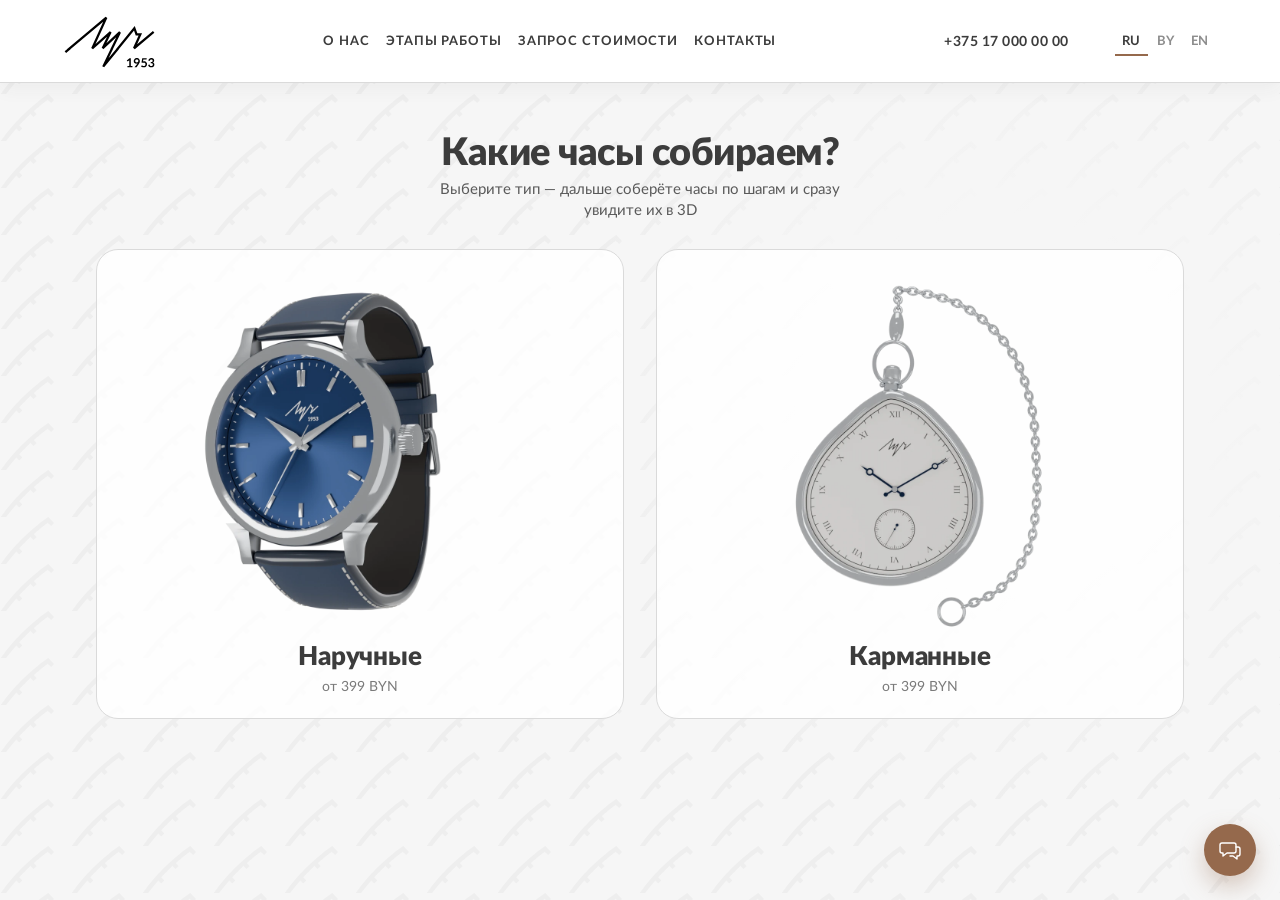
<file: konstruktor/index.html>
﻿<!doctype html>
<html lang="ru">
<head>
  <meta charset="utf-8" />
  <meta name="viewport" content="width=device-width, initial-scale=1, viewport-fit=cover" />
  <title>Конструктор часов «Луч»</title>
  <meta name="description" content="Соберите свои часы «Луч»: индикация, корпус, циферблат, ремешок, «Луч Pay» и гравировка — и сразу увидьте их в 3D." />
  <meta name="theme-color" content="#F6F6F6" />
  <!-- экран выбора «Наручные / Карманные» без мигания конструктора: то же условие, что needsChooser() в src/chooser.js -->
  <script>if (!new URLSearchParams(location.hash.slice(1)).has('indication')) document.documentElement.classList.add('choosing');</script>
  <script type="module" crossorigin src="./assets/main-BlZ4WI8t.js"></script>
  <link rel="modulepreload" crossorigin href="./assets/options-BJAj_i4-.js">
  <link rel="stylesheet" crossorigin href="./assets/options-CIHbVmzf.css">
</head>
<body>
  <div class="bg" aria-hidden="true"></div>

  <header class="top">
    <a class="logo" href="#" aria-label="Луч 1953">
      <img src="./brand/logo-mark-1953.svg" alt="Луч 1953" width="92" height="56" />
    </a>
    <nav class="nav">
      <a href="#" data-i18n="nav.about">О нас</a><a href="#" data-i18n="nav.steps">Этапы работы</a><a href="#" data-i18n="nav.quote">Запрос стоимости</a><a href="#" data-i18n="nav.contacts">Контакты</a>
    </nav>
    <div class="top-right">
      <a class="phone" href="#">+375 17 000 00 00</a>
      <div class="langs" role="group" aria-label="Язык / Language">
        <button class="lang" type="button" data-lang="ru">RU</button><button class="lang" type="button" data-lang="be">BY</button><button class="lang" type="button" data-lang="en">EN</button>
      </div>
    </div>
  </header>

  <section class="chooser" hidden aria-labelledby="chooser-title">
    <h1 id="chooser-title" data-i18n="choose.title">Какие часы собираем?</h1>
    <p class="lead" data-i18n="choose.lead">Выберите тип — дальше соберёте часы по шагам и сразу увидите их в 3D</p>
    <div class="chooser-cards">
      <button class="chooser-card" type="button" data-type="wrist">
        <span class="chooser-img"><img src="./thumbs/chooser-wrist.webp" alt="" width="640" height="480" /></span>
        <b data-i18n="choose.wrist">Наручные</b><small class="chooser-from" data-from="wrist"></small>
      </button>
      <button class="chooser-card" type="button" data-type="pocket">
        <span class="chooser-img"><img src="./thumbs/chooser-pocket.webp" alt="" width="640" height="480" /></span>
        <b data-i18n="choose.pocket">Карманные</b><small class="chooser-from" data-from="pocket"></small>
      </button>
    </div>
  </section>

  <main class="layout">
    <section class="left">
      <div class="intro">
        <a class="back-type" href="./index.html" data-i18n="back.type">← Тип часов</a>
        <h1 data-i18n="h1">Конструктор часов</h1>
        <p class="lead" data-i18n="lead">Создайте уникальные часы «Луч» — от&nbsp;дизайна до&nbsp;мельчайших деталей</p>
        <ul class="perks">
          <li><svg viewBox="0 0 24 24"><path d="M12 3l7 3v5c0 4.5-3 8.3-7 10-4-1.7-7-5.5-7-10V6l7-3z"/><path d="M8.5 12l2.5 2.5 4.5-5"/></svg><span data-i18n="perk.quality">Качество<br />с 1953 года</span></li>
          <li><svg viewBox="0 0 24 24"><path d="M3 21V10l5 3V10l5 3V6l3-3h2l1 3v15z"/><path d="M3 21h18M7 17h2M11 17h2M15 17h2"/></svg><span data-i18n="perk.factory">Собственное<br />производство</span></li>
          <li><svg viewBox="0 0 24 24"><path d="M6 4h12l3 5-9 11L3 9z"/><path d="M3 9h18M9 4l3 16M15 4l-3 16M9 4L7.5 9M15 4l1.5 5"/></svg><span data-i18n="perk.design">Индивидуальный<br />дизайн</span></li>
        </ul>
      </div>

      <div class="builder">
        <ol class="steps" role="tablist">
          <li><button data-step="1" role="tab"><b>1</b><span><span data-i18n="step.1">Индикация</span><small data-i18n="step.1s">Механизм и стрелки</small></span></button></li>
          <li><button data-step="2" role="tab"><b>2</b><span><span data-i18n="step.2">Корпус</span><small data-i18n="step.2s">Сталь или медь</small></span></button></li>
          <li><button data-step="3" role="tab"><b>3</b><span><span data-i18n="step.3">Циферблат</span><small data-i18n="step.3s">Цвет и отделка</small></span></button></li>
          <li><button data-step="4" role="tab"><b>4</b><span><span data-i18n="step.4">Ремешок</span><small data-i18n="step.4s">Материал и цвет</small></span></button></li>
          <li><button data-step="5" role="tab"><b>5</b><span><span data-i18n="step.5">Луч Pay</span><small data-i18n="step.5s">Оплата, метро, пропуск</small></span></button></li>
          <li><button data-step="6" role="tab"><b>6</b><span><span data-i18n="step.6">Гравировка</span><small data-i18n="step.6s">Надпись на крышке</small></span></button></li>
          <li><button data-step="7" role="tab"><b>7</b><span><span data-i18n="step.7">Итог</span><small data-i18n="step.7s">Проверьте и закажите</small></span></button></li>
        </ol>

        <div class="panels">
          <section class="panel" data-step="1">
            <h3><span data-i18n="h.indication">Индикация</span> <button class="info" type="button" data-i18n-tip="info.indication" aria-label="i">i</button></h3>
            <div class="cards" data-group="indication"></div>
          </section>
          <section class="panel" data-step="2">
            <h3><span data-i18n="h.case">Корпус</span> <button class="info" type="button" data-i18n-tip="info.case" aria-label="i">i</button></h3>
            <div class="cards" data-group="case"></div>
          </section>
          <section class="panel" data-step="3">
            <h3><span data-i18n="h.dial">Циферблат</span> <button class="info" type="button" data-i18n-tip="info.dial" aria-label="i">i</button></h3>
            <div class="cards" data-group="dial"></div>
          </section>
          <section class="panel" data-step="4">
            <h3><span data-i18n="h.strap">Ремешок</span> <button class="info" type="button" data-i18n-tip="info.strap" aria-label="i">i</button></h3>
            <div class="cards" data-group="strap"></div>
          </section>
          <section class="panel pay" data-step="5">
            <h3><span data-i18n="h.pay">Луч Pay</span> <button class="info" type="button" data-i18n-tip="info.pay" aria-label="i">i</button></h3>
            <div class="cards cards-wide" data-group="pay">
              <button class="card" type="button" data-id="off" aria-pressed="true"><span class="thumb"><img src="./thumbs/pay-off.webp" alt="" /></span><span data-i18n="pay.off">Без чипа</span><small>0 BYN</small></button>
              <button class="card" type="button" data-id="on" aria-pressed="false"><span class="thumb"><img src="./thumbs/pay-on.webp" alt="" /></span><span data-i18n="pay.on">Луч Pay</span><small>+69 BYN</small></button>
            </div>
            <p class="pay-lead" data-i18n="pay.lead">Часы остаются классикой, а в ремешке спрятан кармашек с двумя чипами.</p>
            <ul class="pay-features">
              <li><svg viewBox="0 0 24 24"><rect x="3" y="6" width="18" height="12" rx="2"/><path d="M3 10h18"/><path d="M14 14.5a2.5 2.5 0 015 0M15.5 14.5a1 1 0 012 0" stroke="var(--copper)"/></svg><span data-i18n="pay.f.pay">Оплата — мини-карта банка-партнёра</span></li>
              <li><svg viewBox="0 0 24 24"><path d="M4 19l3.5-12h1L12 15l3.5-8h1L20 19"/><path d="M3 19h18" stroke="var(--copper)"/></svg><span data-i18n="pay.f.metro">Метро — той же картой</span></li>
              <li><svg viewBox="0 0 24 24"><rect x="5" y="3" width="14" height="18" rx="2"/><circle cx="12" cy="10" r="2.5"/><path d="M8.5 16.5c.8-1.6 2-2.4 3.5-2.4s2.7.8 3.5 2.4"/><path d="M10 6h4" stroke="var(--copper)"/></svg><span data-i18n="pay.f.pass">Пропуск в университет или офис — второй чип</span></li>
            </ul>
            <div class="pay-note" hidden>
              <span data-i18n="pay.note">Металл глушит чип: для «Луч Pay» нужен кожаный, текстильный или NATO ремешок.</span>
              <button class="pay-goto-strap" type="button" data-i18n="pay.goto">Выбрать ремешок</button>
            </div>
          </section>
          <section class="panel engr" data-step="6">
            <h3><span data-i18n="h.engraving">Гравировка</span> <button class="info" type="button" data-i18n-tip="info.engraving" aria-label="i">i</button></h3>
            <label class="engr-field">
              <input id="engraving" type="text" maxlength="24" autocomplete="off" data-i18n-placeholder="engr.placeholder" placeholder="Например: Дзякуй, тата!" />
              <span class="engr-price">+40 BYN</span>
            </label>
            <button class="show-back" type="button" data-i18n="engr.back">Показать крышку</button>
            <div class="engr-note pay-note" hidden>
              <span data-i18n="engr.note">NATO проходит под корпусом и закрывает заднюю крышку — гравировку не будет видно.</span>
              <button class="engr-goto-strap pay-goto-strap" type="button" data-i18n="pay.goto">Выбрать ремешок</button>
            </div>
          </section>
          <section class="panel summary" data-step="7">
            <h3 data-i18n="h.summary">Ваша конфигурация</h3>
            <dl class="summary-list"></dl>
            <p class="combos" data-i18n="sum.combos">Одна из 576 комбинаций</p>
          </section>
        </div>
      </div>

      <div class="orderbar">
        <div class="mini"><img alt="" class="mini-img" /></div>
        <div class="orderbar-title"><b data-i18n="bar.title">Ваши часы «Луч»</b><span data-i18n="bar.sub">Индивидуальный дизайн</span></div>
        <div class="price"><span class="price-num">399</span>&nbsp;BYN <button class="info price-info" type="button" aria-expanded="false" data-i18n-aria="pb.title">i</button><div class="price-pop" role="dialog" hidden></div></div>
        <button class="cta" type="button"><span data-i18n="cta">Добавить в заказ</span> <span aria-hidden="true">→</span></button>
      </div>
    </section>

    <section class="stage">
      <canvas id="watch3d"></canvas>
      <div class="stage-fallback" hidden data-i18n="3d.na">3D-просмотр недоступен в этом браузере</div>
      <button class="badge-3d" type="button" aria-pressed="false">
        <svg viewBox="0 0 24 24"><path d="M12 2l9 5v10l-9 5-9-5V7z"/><path d="M3 7l9 5 9-5M12 12v10"/></svg>
        <span><b data-i18n="3d.title">3D-просмотр</b><small data-i18n="3d.sub">Поворачивайте часы и смотрите детали</small></span>
      </button>
      <button class="badge-360" type="button" data-i18n-aria="rotate" aria-label="Автоповорот 360°">
        <svg viewBox="0 0 40 40"><path d="M8 22c0 4 5.5 7 12 7s12-3 12-7"/><path d="M28 30.5l4-1.5-1-4"/><path d="M20 6v3M20 6l-1.5 1.5M20 6l1.5 1.5"/></svg>
        <span>360°</span>
      </button>
      <ul class="assurances">
        <li><svg viewBox="0 0 24 24"><path d="M6 4h12l3 5-9 11L3 9z"/><path d="M3 9h18"/></svg><span data-i18n="as.warranty">Гарантия<br />2 года</span></li>
        <li><svg viewBox="0 0 24 24"><path d="M4 13v-1a8 8 0 0116 0v1"/><rect x="3" y="13" width="4" height="6" rx="1.5"/><rect x="17" y="13" width="4" height="6" rx="1.5"/><path d="M19 19c0 2-2 3-5 3"/></svg><span data-i18n="as.consult">Консультация<br />специалиста</span></li>
        <li><svg viewBox="0 0 24 24"><path d="M2 6h12v10H2zM14 9h4l3 3v4h-7"/><circle cx="6" cy="17.5" r="1.8"/><circle cx="17" cy="17.5" r="1.8"/></svg><span data-i18n="as.delivery">Доставка<br />по всему миру</span></li>
      </ul>
    </section>
  </main>

  <button class="chat" type="button" data-i18n-aria="chat" aria-label="Чат с консультантом">
    <svg viewBox="0 0 24 24"><path d="M4 5h12a2 2 0 012 2v6a2 2 0 01-2 2H9l-4 3v-3H4a2 2 0 01-2-2V7a2 2 0 012-2z"/><path d="M18 9h2a2 2 0 012 2v5a2 2 0 01-2 2h-1v3l-4-3h-3"/></svg>
  </button>

  <dialog class="order" id="order">
    <form method="dialog" class="order-inner">
      <button class="close" value="close" data-i18n-aria="close" aria-label="Закрыть">×</button>
      <div class="order-step order-review">
        <img class="order-img" alt="" />
        <h2 data-i18n="bar.title">Ваши часы «Луч»</h2>
        <dl class="summary-list"></dl>
        <div class="order-total"><span data-i18n="order.total">Итого</span><b><span class="price-num">399</span>&nbsp;BYN</b></div>
        <p class="order-note" data-i18n="order.note">Изготовление 5–7 дней · Гарантия 2 года</p>
        <button class="cta wide" value="send" type="submit" autofocus><span data-i18n="order.send">Отправить заявку</span> <span aria-hidden="true">→</span></button>
      </div>
      <div class="order-step order-done" hidden>
        <div class="done-mark">✓</div>
        <h2 data-i18n="done.title">Заявка принята</h2>
        <p data-i18n="done.text">Мастер свяжется с вами, чтобы подтвердить детали сборки.</p>
        <button class="cta wide" value="close" data-i18n="done.ok">Готово</button>
      </div>
      <p class="demo-note" data-i18n="demo">Прототип команды ProfitLab для хакатона «Луч × БГУ». Цены ориентировочные, заявка не отправляется.</p>
    </form>
  </dialog>

</body>
</html>
</file>
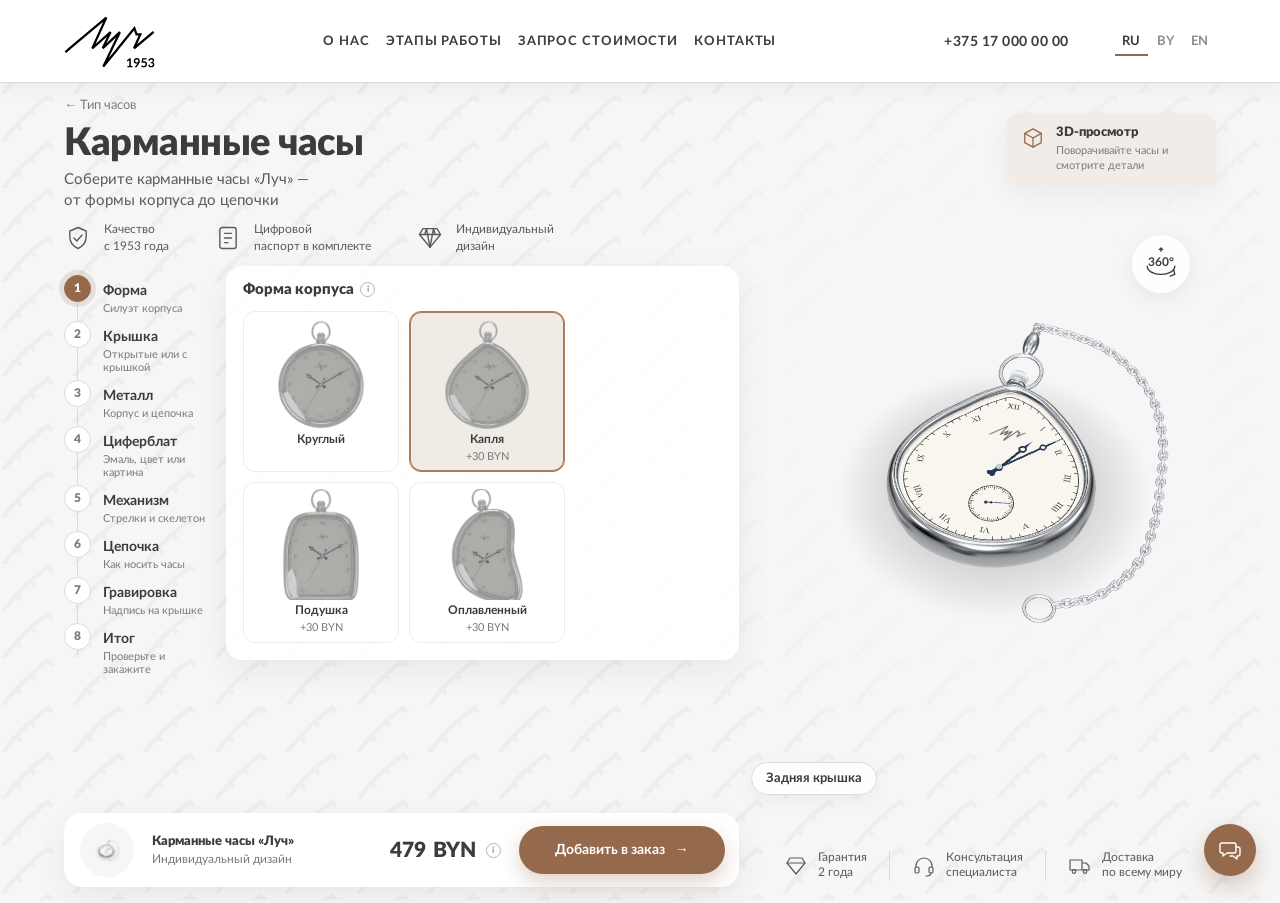
<file: konstruktor/pocket.html>
<!doctype html>
<html lang="ru">
<head>
  <meta charset="utf-8" />
  <meta name="viewport" content="width=device-width, initial-scale=1, viewport-fit=cover" />
  <title>Конструктор карманных часов «Луч»</title>
  <meta name="description" content="Соберите свои карманные часы «Луч»: форма, крышка, металл, циферблат, механизм, цепочка и гравировка — и сразу увидьте их в 3D." />
  <meta name="theme-color" content="#F6F6F6" />
  <script type="module" crossorigin src="./assets/pocket-CStlOwZj.js"></script>
  <link rel="modulepreload" crossorigin href="./assets/options-BJAj_i4-.js">
  <link rel="stylesheet" crossorigin href="./assets/options-CIHbVmzf.css">
  <link rel="stylesheet" crossorigin href="./assets/pocket-Bxk20-CO.css">
</head>
<body class="pocket">
  <div class="bg" aria-hidden="true"></div>

  <header class="top">
    <a class="logo" href="#" aria-label="Луч 1953">
      <img src="./brand/logo-mark-1953.svg" alt="Луч 1953" width="92" height="56" />
    </a>
    <nav class="nav">
      <a href="#" data-i18n="nav.about">О нас</a><a href="#" data-i18n="nav.steps">Этапы работы</a><a href="#" data-i18n="nav.quote">Запрос стоимости</a><a href="#" data-i18n="nav.contacts">Контакты</a>
    </nav>
    <div class="top-right">
      <a class="phone" href="#">+375 17 000 00 00</a>
      <div class="langs" role="group" aria-label="Язык / Language">
        <button class="lang" type="button" data-lang="ru">RU</button><button class="lang" type="button" data-lang="be">BY</button><button class="lang" type="button" data-lang="en">EN</button>
      </div>
    </div>
  </header>

  <main class="layout">
    <section class="left">
      <div class="intro">
        <a class="back-type" href="./index.html" data-i18n="back.type">← Тип часов</a>
        <h1 data-i18n="p.h1">Карманные часы</h1>
        <p class="lead" data-i18n="p.lead">Соберите карманные часы «Луч» — от&nbsp;формы корпуса до&nbsp;цепочки</p>
        <ul class="perks">
          <li><svg viewBox="0 0 24 24"><path d="M12 3l7 3v5c0 4.5-3 8.3-7 10-4-1.7-7-5.5-7-10V6l7-3z"/><path d="M8.5 12l2.5 2.5 4.5-5"/></svg><span data-i18n="perk.quality">Качество<br />с 1953 года</span></li>
          <li><svg viewBox="0 0 24 24"><rect x="5" y="3" width="14" height="18" rx="2"/><path d="M9 8h6M9 12h6M9 16h3"/></svg><span data-i18n="p.perk.passport">Цифровой<br />паспорт в комплекте</span></li>
          <li><svg viewBox="0 0 24 24"><path d="M6 4h12l3 5-9 11L3 9z"/><path d="M3 9h18M9 4l3 16M15 4l-3 16M9 4L7.5 9M15 4l1.5 5"/></svg><span data-i18n="perk.design">Индивидуальный<br />дизайн</span></li>
        </ul>
      </div>

      <div class="builder">
        <ol class="steps" role="tablist">
          <li><button data-step="1" role="tab"><b>1</b><span><span data-i18n="p.step.1">Форма</span><small data-i18n="p.step.1s">Силуэт корпуса</small></span></button></li>
          <li><button data-step="2" role="tab"><b>2</b><span><span data-i18n="p.step.2">Крышка</span><small data-i18n="p.step.2s">Открытые или с крышкой</small></span></button></li>
          <li><button data-step="3" role="tab"><b>3</b><span><span data-i18n="p.step.3">Металл</span><small data-i18n="p.step.3s">Корпус и цепочка</small></span></button></li>
          <li><button data-step="4" role="tab"><b>4</b><span><span data-i18n="p.step.4">Циферблат</span><small data-i18n="p.step.4s">Эмаль, цвет или картина</small></span></button></li>
          <li><button data-step="5" role="tab"><b>5</b><span><span data-i18n="p.step.5">Механизм</span><small data-i18n="p.step.5s">Стрелки и скелетон</small></span></button></li>
          <li><button data-step="6" role="tab"><b>6</b><span><span data-i18n="p.step.6">Цепочка</span><small data-i18n="p.step.6s">Как носить часы</small></span></button></li>
          <li><button data-step="7" role="tab"><b>7</b><span><span data-i18n="p.step.7">Гравировка</span><small data-i18n="p.step.7s">Надпись на крышке</small></span></button></li>
          <li><button data-step="8" role="tab"><b>8</b><span><span data-i18n="step.7">Итог</span><small data-i18n="step.7s">Проверьте и закажите</small></span></button></li>
        </ol>

        <div class="panels">
          <section class="panel" data-step="1">
            <h3><span data-i18n="p.h.shape">Форма корпуса</span> <button class="info" type="button" data-i18n-tip="p.info.shape" aria-label="i">i</button></h3>
            <div class="cards" data-group="shape"></div>
          </section>
          <section class="panel" data-step="2">
            <h3><span data-i18n="p.h.lid">Крышка</span> <button class="info" type="button" data-i18n-tip="p.info.lid" aria-label="i">i</button></h3>
            <div class="cards" data-group="lid"></div>
          </section>
          <section class="panel" data-step="3">
            <h3><span data-i18n="p.h.metal">Металл</span> <button class="info" type="button" data-i18n-tip="p.info.metal" aria-label="i">i</button></h3>
            <div class="cards" data-group="metal"></div>
          </section>
          <section class="panel" data-step="4">
            <h3><span data-i18n="p.h.dial">Циферблат</span> <button class="info" type="button" data-i18n-tip="p.info.dial" aria-label="i">i</button></h3>
            <div class="cards" data-group="dial"></div>
            <div class="paintings" hidden>
              <p class="paintings-lead" data-i18n="p.paintings">Картина на циферблате</p>
              <div class="cards" data-group="painting"></div>
            </div>
            <div class="painting-note pay-note" hidden>
              <span data-i18n="p.painting.note">Скелетон открывает механизм — картина его закрыла бы.</span>
              <button class="painting-goto pay-goto-strap" type="button" data-i18n="p.painting.goto">К механизму</button>
            </div>
          </section>
          <section class="panel" data-step="5">
            <h3><span data-i18n="p.h.movement">Механизм</span> <button class="info" type="button" data-i18n-tip="p.info.movement" aria-label="i">i</button></h3>
            <div class="cards" data-group="movement"></div>
          </section>
          <section class="panel" data-step="6">
            <h3><span data-i18n="p.h.chain">Цепочка</span> <button class="info" type="button" data-i18n-tip="p.info.chain" aria-label="i">i</button></h3>
            <div class="cards" data-group="chain"></div>
          </section>
          <section class="panel engr" data-step="7">
            <h3><span data-i18n="h.engraving">Гравировка</span> <button class="info" type="button" data-i18n-tip="p.info.engraving" aria-label="i">i</button></h3>
            <label class="engr-field">
              <input id="engraving" type="text" maxlength="24" autocomplete="off" data-i18n-placeholder="engr.placeholder" placeholder="Например: Дзякуй, тата!" />
              <span class="engr-price">+40 BYN</span>
            </label>
            <p class="engr-place"></p>
            <button class="show-back" type="button" data-i18n="p.engr.show">Показать надпись</button>
          </section>
          <section class="panel summary" data-step="8">
            <h3 data-i18n="h.summary">Ваша конфигурация</h3>
            <dl class="summary-list"></dl>
            <p class="passport-line" data-i18n="p.passport">В комплекте: цифровой паспорт часов (NFC-чип)</p>
            <p class="combos"></p>
          </section>
        </div>
      </div>

      <div class="orderbar">
        <div class="mini"><img alt="" class="mini-img" /></div>
        <div class="orderbar-title"><b data-i18n="p.bar.title">Карманные часы «Луч»</b><span data-i18n="bar.sub">Индивидуальный дизайн</span></div>
        <div class="price"><span class="price-num">399</span>&nbsp;BYN <button class="info price-info" type="button" aria-expanded="false" data-i18n-aria="pb.title">i</button><div class="price-pop" role="dialog" hidden></div></div>
        <button class="cta" type="button"><span data-i18n="cta">Добавить в заказ</span> <span aria-hidden="true">→</span></button>
      </div>
    </section>

    <section class="stage">
      <canvas id="watch3d"></canvas>
      <div class="stage-fallback" hidden data-i18n="3d.na">3D-просмотр недоступен в этом браузере</div>
      <button class="badge-3d" type="button" aria-pressed="false">
        <svg viewBox="0 0 24 24"><path d="M12 2l9 5v10l-9 5-9-5V7z"/><path d="M3 7l9 5 9-5M12 12v10"/></svg>
        <span><b data-i18n="3d.title">3D-просмотр</b><small data-i18n="3d.sub">Поворачивайте часы и смотрите детали</small></span>
      </button>
      <div class="stage-tools">
        <button class="tool lid-toggle" type="button" aria-pressed="false" hidden><span data-i18n="p.lid.open">Открыть крышку</span></button>
        <button class="tool view-toggle" type="button" aria-pressed="false"><span data-i18n="p.view.back">Задняя крышка</span></button>
      </div>
      <button class="badge-360" type="button" data-i18n-aria="rotate" aria-label="Автоповорот 360°">
        <svg viewBox="0 0 40 40"><path d="M8 22c0 4 5.5 7 12 7s12-3 12-7"/><path d="M28 30.5l4-1.5-1-4"/><path d="M20 6v3M20 6l-1.5 1.5M20 6l1.5 1.5"/></svg>
        <span>360°</span>
      </button>
      <ul class="assurances">
        <li><svg viewBox="0 0 24 24"><path d="M6 4h12l3 5-9 11L3 9z"/><path d="M3 9h18"/></svg><span data-i18n="as.warranty">Гарантия<br />2 года</span></li>
        <li><svg viewBox="0 0 24 24"><path d="M4 13v-1a8 8 0 0116 0v1"/><rect x="3" y="13" width="4" height="6" rx="1.5"/><rect x="17" y="13" width="4" height="6" rx="1.5"/><path d="M19 19c0 2-2 3-5 3"/></svg><span data-i18n="as.consult">Консультация<br />специалиста</span></li>
        <li><svg viewBox="0 0 24 24"><path d="M2 6h12v10H2zM14 9h4l3 3v4h-7"/><circle cx="6" cy="17.5" r="1.8"/><circle cx="17" cy="17.5" r="1.8"/></svg><span data-i18n="as.delivery">Доставка<br />по всему миру</span></li>
      </ul>
    </section>
  </main>

  <button class="chat" type="button" data-i18n-aria="chat" aria-label="Чат с консультантом">
    <svg viewBox="0 0 24 24"><path d="M4 5h12a2 2 0 012 2v6a2 2 0 01-2 2H9l-4 3v-3H4a2 2 0 01-2-2V7a2 2 0 012-2z"/><path d="M18 9h2a2 2 0 012 2v5a2 2 0 01-2 2h-1v3l-4-3h-3"/></svg>
  </button>

  <dialog class="order" id="order">
    <form method="dialog" class="order-inner">
      <button class="close" value="close" data-i18n-aria="close" aria-label="Закрыть">×</button>
      <div class="order-step order-review">
        <img class="order-img" alt="" />
        <h2 data-i18n="p.bar.title">Карманные часы «Луч»</h2>
        <dl class="summary-list"></dl>
        <div class="order-total"><span data-i18n="order.total">Итого</span><b><span class="price-num">399</span>&nbsp;BYN</b></div>
        <p class="order-note" data-i18n="p.order.note">Изготовление 10–14 дней · Гарантия 2 года · Цифровой паспорт</p>
        <button class="cta wide" value="send" type="submit" autofocus><span data-i18n="order.send">Отправить заявку</span> <span aria-hidden="true">→</span></button>
      </div>
      <div class="order-step order-done" hidden>
        <div class="done-mark">✓</div>
        <h2 data-i18n="done.title">Заявка принята</h2>
        <p data-i18n="done.text">Мастер свяжется с вами, чтобы подтвердить детали сборки.</p>
        <button class="cta wide" value="close" data-i18n="done.ok">Готово</button>
      </div>
      <p class="demo-note" data-i18n="demo">Прототип команды ProfitLab для хакатона «Луч × БГУ». Цены ориентировочные, заявка не отправляется.</p>
    </form>
  </dialog>

</body>
</html>
</file>
<file: konstruktor/assets/options-CIHbVmzf.css>
@font-face{font-family:Jost;font-style:normal;font-display:swap;font-weight:400;src:url(./jost-cyrillic-400-normal-bVZEi0jL.woff2)format("woff2"),url(./jost-cyrillic-400-normal-Dk3McGkH.woff)format("woff")}@font-face{font-family:Jost;font-style:normal;font-display:swap;font-weight:400;src:url(./jost-latin-400-normal-q-RKOgPK.woff2)format("woff2"),url(./jost-latin-400-normal-C7S-3Ky6.woff)format("woff")}@font-face{font-family:Jost;font-style:normal;font-display:swap;font-weight:500;src:url(./jost-cyrillic-500-normal-DtB2bvF0.woff2)format("woff2"),url(./jost-cyrillic-500-normal-DlHwnXyv.woff)format("woff")}@font-face{font-family:Jost;font-style:normal;font-display:swap;font-weight:500;src:url(./jost-latin-500-normal-41lBe9I9.woff2)format("woff2"),url(./jost-latin-500-normal-B-AtzreL.woff)format("woff")}@font-face{font-family:Cormorant Garamond;font-style:normal;font-display:swap;font-weight:500;src:url(./cormorant-garamond-cyrillic-500-normal-CyAY5ZLS.woff2)format("woff2"),url(./cormorant-garamond-cyrillic-500-normal-DkJXBcIH.woff)format("woff")}@font-face{font-family:Cormorant Garamond;font-style:normal;font-display:swap;font-weight:500;src:url(./cormorant-garamond-latin-500-normal-BsRWmXhO.woff2)format("woff2"),url(./cormorant-garamond-latin-500-normal-zIXX3Q-H.woff)format("woff")}@font-face{font-family:Cormorant Garamond;font-style:normal;font-display:swap;font-weight:600;src:url(./cormorant-garamond-cyrillic-600-normal-C2atO-64.woff2)format("woff2"),url(./cormorant-garamond-cyrillic-600-normal-FNmA3REe.woff)format("woff")}@font-face{font-family:Cormorant Garamond;font-style:normal;font-display:swap;font-weight:600;src:url(./cormorant-garamond-latin-600-normal-Co1r35X9.woff2)format("woff2"),url(./cormorant-garamond-latin-600-normal-2CBVLo0M.woff)format("woff")}@font-face{font-family:Lato;font-style:normal;font-weight:400;font-display:swap;src:url(../fonts/lato-400.woff2)format("woff2")}@font-face{font-family:Lato;font-style:normal;font-weight:700;font-display:swap;src:url(../fonts/lato-700.woff2)format("woff2")}@font-face{font-family:Lato;font-style:normal;font-weight:900;font-display:swap;src:url(../fonts/lato-900.woff2)format("woff2")}:root{--ink:#3c3c3c;--muted:#7a7a7a;--line:#dadada;--page:#f6f6f6;--copper:#95694c;--copper-2:#a87c5e;--copper-soft:#f1ebe6;--card:#ffffffeb;--radius:16px;--font:"Lato", Arial, sans-serif}*{box-sizing:border-box}html,body{height:100%;margin:0}body{font-family:var(--font);color:var(--ink);background:var(--page);-webkit-font-smoothing:antialiased;overflow-x:hidden}h1,h2,h3,h4,b,strong{font-weight:900}button{font:inherit;color:inherit;cursor:pointer}svg{fill:none;stroke:currentColor;stroke-width:1.4px;stroke-linecap:round;stroke-linejoin:round}.bg{z-index:-1;background:var(--page);position:fixed;inset:0}.bg:before{content:"";background-color:var(--line);opacity:.28;position:absolute;inset:0;-webkit-mask:url(../brand/ornament-combs.svg) 0 0/71px 47px;mask:url(../brand/ornament-combs.svg) 0 0/71px 47px}.bg:after{content:"";background:radial-gradient(45% 60% at 78% 45%, var(--page) 35%, #f6f6f600 75%);position:absolute;inset:0}.top{z-index:4;border-bottom:1px solid var(--line);background:#fff;justify-content:space-between;align-items:center;gap:24px;padding:12px max(clamp(16px,5vw,92px),50% - 788px) 10px;display:flex;position:relative;box-shadow:0 6px 18px #3c3c3c0d}.logo{color:#000;padding:4px 0;display:inline-flex}.logo img{width:auto;height:52px;display:block}.nav{gap:clamp(16px,2.4vw,40px);display:flex}.nav a{letter-spacing:.9px;text-transform:uppercase;color:var(--ink);font-size:13px;font-weight:700;text-decoration:none}.top-right{align-items:center;gap:14px;display:flex}.phone{color:var(--ink);letter-spacing:.5px;margin-right:32px;font-size:14px;font-weight:700;text-decoration:none}.layout{grid-template-columns:minmax(0,1.45fr) minmax(0,1fr);gap:12px;max-width:1760px;min-height:calc(100vh - 80px);margin:0 auto;padding:12px clamp(16px,5vw,92px) 16px;display:grid}.left{flex-direction:column;gap:12px;min-width:0;display:flex}h1{letter-spacing:-.5px;margin:2px 0 4px;font-size:clamp(28px,3vw,46px)}.lead{color:#5a5a5a;max-width:32ch;margin:0 0 10px;font-size:clamp(15px,1.2vw,18px);line-height:1.35}.perks{gap:clamp(20px,3.5vw,56px);margin:0;padding:0;list-style:none;display:flex}.perks li{color:#5a5a5a;align-items:center;gap:12px;font-size:12px;line-height:1.35;display:flex}.perks svg{stroke-width:1.2px;width:28px;height:28px}.builder{flex:1;grid-template-columns:172px minmax(0,1fr);gap:12px;min-height:0;display:grid}.steps{flex-direction:column;align-self:start;margin:0;padding:6px 0 0;list-style:none;display:flex;position:relative}.steps:before{content:"";background:var(--line);width:1px;position:absolute;top:24px;bottom:24px;left:13px}.steps li{min-height:46px}.steps button{text-align:left;background:0 0;border:0;align-items:flex-start;gap:12px;padding:3px 0;display:flex;position:relative}.steps b{border:1px solid var(--line);width:27px;height:27px;color:var(--muted);background:#fff;border-radius:50%;flex:none;place-items:center;font-size:12px;transition:all .25s;display:grid}.steps span{flex-direction:column;padding-top:4px;font-size:13.5px;font-weight:700;display:flex}.steps small{color:var(--muted);margin-top:2px;font-size:11px;font-weight:400}.steps button[aria-selected=true] b{background:var(--copper);border-color:var(--copper);color:#fff;box-shadow:0 0 0 5px #95694c29}.steps button.done b{border-color:var(--copper);color:var(--copper)}.panels{min-width:0}.panel{background:var(--card);border-radius:var(--radius);border:1px solid #fff;padding:14px 16px 16px;display:none;box-shadow:0 10px 30px #3c3c3c12}.panel.active{display:block}.panel h3{align-items:center;gap:6px;margin:0 0 12px;font-size:15px;display:flex}.info{color:#8d8d8d;cursor:help;border:1px solid #b4b4b4;border-radius:50%;place-items:center;width:15px;height:15px;font-size:9px;font-style:normal;font-weight:700;display:inline-grid}.cards{grid-template-columns:repeat(auto-fill,minmax(124px,156px));gap:10px;display:grid}.cards-wide{grid-template-columns:repeat(2,minmax(0,190px))}.card{background:#fff;border:1px solid #ececec;border-radius:12px;flex-direction:column;align-items:center;gap:3px;min-width:0;padding:6px 6px 8px;transition:all .2s;display:flex;position:relative}.card:hover{border-color:#d3bfae;transform:translateY(-1px)}.card[aria-pressed=true]{border-color:var(--copper-2);background:var(--copper-soft);box-shadow:0 0 0 1px var(--copper-2) inset}.card[aria-disabled=true]{opacity:.45;cursor:not-allowed;transform:none}.card .thumb{aspect-ratio:336/264;place-items:center;width:100%;display:grid}.card img{object-fit:contain;width:100%;height:100%}.card span:not(.thumb){color:var(--ink);text-align:center;font-size:12px;font-weight:700;line-height:1.2}.card small{color:var(--muted);font-variant-numeric:tabular-nums;font-size:11px}.pay-lead{color:#5a5a5a;margin:12px 0 8px;font-size:13px}.pay-features{gap:8px;margin:0;padding:0;list-style:none;display:grid}.pay-features li{align-items:center;gap:10px;font-size:13px;display:flex}.pay-features svg{width:24px;height:24px;color:var(--ink);flex:none}.pay-note{background:var(--copper-soft);border-radius:12px;justify-content:space-between;align-items:center;gap:12px;margin-top:12px;padding:10px 12px;font-size:12.5px;display:flex}.pay-note[hidden]{display:none}.pay-goto-strap{border:1px solid var(--copper);color:var(--copper);white-space:nowrap;background:#fff;border-radius:999px;padding:6px 12px;font-size:12px;font-weight:700}.engr-field{border:1px solid var(--line);background:#fff;border-radius:12px;align-items:center;gap:10px;padding:4px 12px 4px 4px;display:flex}.engr-field:focus-within{border-color:var(--copper)}#engraving{min-width:0;font:inherit;color:var(--ink);background:0 0;border:0;outline:none;flex:1;padding:10px;font-size:15px}.engr-price{color:var(--muted);white-space:nowrap;font-size:13px}.show-back{border:1px solid var(--copper);color:var(--copper);background:#fff;border-radius:999px;margin-top:10px;padding:8px 14px;font-size:13px;font-weight:700}.summary-list{text-align:left;grid-template-columns:auto 1fr;gap:8px 16px;margin:0 0 10px;font-size:13.5px;display:grid}.summary-list dt{color:var(--muted)}.summary-list dd{overflow-wrap:anywhere;margin:0;font-weight:700}.combos{color:var(--copper);margin:0;font-size:13px;font-weight:700}.orderbar{background:#fff;border-radius:18px;grid-template-columns:auto 1fr auto auto;align-items:center;gap:18px;margin-top:auto;padding:10px 14px 10px 16px;display:grid;box-shadow:0 10px 30px #3c3c3c12}.mini{background:var(--page);border-radius:50%;place-items:center;width:54px;height:54px;display:grid;overflow:hidden}.mini img{object-fit:cover;width:54px;height:54px}.mini img:not([src]){visibility:hidden}.orderbar-title{flex-direction:column;font-size:13px;display:flex}.orderbar-title span{color:var(--muted);margin-top:2px;font-size:12px}.price{white-space:nowrap;align-items:center;gap:2px;font-size:21px;font-weight:900;display:flex;position:relative}.price .info{margin-left:8px}.price-num{font-variant-numeric:tabular-nums}.cta{color:#fff;background:var(--copper);border:0;border-radius:999px;justify-content:center;align-items:center;gap:10px;padding:15px 36px;font-size:14px;font-weight:700;transition:transform .15s,box-shadow .15s,background .15s;display:inline-flex;box-shadow:0 8px 20px #95694c4d}.cta:hover{background:#86603f;transform:translateY(-1px);box-shadow:0 12px 26px #95694c66}.cta.wide{width:100%}.stage{min-height:560px;position:relative}#watch3d{touch-action:none;cursor:grab;outline:none;width:calc(100% + 40px);height:calc(100% - 56px);position:absolute;top:0;left:0}#watch3d:active{cursor:grabbing}.stage-fallback[hidden]{display:none}.stage-fallback{color:var(--muted);text-align:center;place-items:center;padding:20px;display:grid;position:absolute;inset:0}.badge-3d{text-align:left;z-index:2;background:#f1ebe6eb;border:0;border-radius:14px;align-items:flex-start;gap:12px;max-width:210px;padding:12px 16px;display:flex;position:absolute;top:18px;right:0;box-shadow:0 8px 24px #3c3c3c0f}.badge-3d svg{width:22px;height:22px;color:var(--copper);flex:none;margin-top:2px}.badge-3d span{flex-direction:column;font-size:12.5px;display:flex}.badge-3d small{color:var(--muted);margin-top:4px;font-size:11px;line-height:1.35}.badge-3d[aria-pressed=true]{box-shadow:0 0 0 1.5px var(--copper) inset, 0 8px 24px #3c3c3c0f}.badge-360{z-index:2;background:#ffffffe6;border:0;border-radius:50%;place-items:center;width:58px;height:58px;display:grid;position:absolute;top:140px;right:26px;box-shadow:0 6px 20px #3c3c3c14}.badge-360 svg{stroke-width:1.2px;width:46px;height:46px;position:absolute;inset:6px}.badge-360 span{margin-top:-4px;font-size:12px;font-weight:700}.badge-360.on{animation:3s linear infinite spin360}@keyframes spin360{0%{transform:rotate(0)}to{transform:rotate(360deg)}}.assurances{justify-content:center;margin:0;padding:0;list-style:none;display:flex;position:absolute;bottom:6px;left:0;right:0}.assurances li{color:#5a5a5a;align-items:center;gap:10px;padding:0 22px;font-size:11.5px;line-height:1.3;display:flex}.assurances li+li{border-left:1px solid var(--line)}.assurances svg{stroke-width:1.2px;width:24px;height:24px}.chat{z-index:5;background:var(--copper);color:#fff;border:0;border-radius:50%;place-items:center;width:52px;height:52px;display:grid;position:fixed;bottom:24px;right:24px;box-shadow:0 10px 24px #95694c59}.chat svg{width:24px;height:24px}.order{width:min(440px,100vw - 32px);color:var(--ink);border:0;border-radius:24px;padding:0;box-shadow:0 30px 80px #00000040}.order::backdrop{-webkit-backdrop-filter:blur(4px);backdrop-filter:blur(4px);background:#1e1e1e59}.order-inner{text-align:center;padding:26px 26px 18px;position:relative}.order h2{margin:6px 0 14px;font-size:22px}.order .close{color:var(--muted);background:0 0;border:0;font-size:26px;position:absolute;top:10px;right:14px}.order-img{object-fit:contain;width:150px;height:150px}.order-total{border-top:1px solid var(--line);justify-content:space-between;align-items:baseline;padding-top:12px;font-size:15px;display:flex}.order-total b{font-size:24px}.order-note{color:var(--muted);margin:8px 0 16px;font-size:12.5px}.done-mark{background:var(--copper-soft);width:64px;height:64px;color:var(--copper);border-radius:50%;place-items:center;margin:10px auto 0;font-size:30px;font-weight:900;display:grid}.order-done p{color:var(--muted);margin:0 0 20px}.demo-note{color:#9a9a9a;margin:14px 0 0;font-size:10.5px}.order :focus{outline:none}.order :focus-visible{outline:2px solid var(--copper);outline-offset:3px}.langs{gap:2px;display:flex}.lang{color:#8d8d8d;letter-spacing:.5px;background:0 0;border:0;border-radius:8px;padding:6px 7px;font-size:13px;font-weight:700}.lang:hover{color:var(--ink)}.lang[aria-pressed=true]{color:var(--ink);box-shadow:inset 0 -2px 0 var(--copper);border-radius:0}button.info{cursor:pointer;background:0 0;padding:0;position:relative}button.info:hover,button.info:focus-visible,button.info[aria-expanded=true]{border-color:var(--copper);color:var(--copper);outline:none}button.info[data-tip]:after{content:attr(data-tip);background:var(--ink);color:#fff;width:max-content;max-width:240px;font:400 11.5px/1.35 var(--font);text-align:left;white-space:normal;opacity:0;pointer-events:none;z-index:20;border-radius:10px;padding:8px 10px;transition:opacity .15s;position:absolute;bottom:calc(100% + 8px);left:50%;transform:translate(-50%)}button.info[data-tip]:hover:after,button.info[data-tip]:focus:after{opacity:1}.price-pop{z-index:30;width:330px;color:var(--ink);text-align:left;white-space:normal;background:#fff;border-radius:16px;padding:16px 18px 12px;font-size:12.5px;font-weight:400;position:absolute;bottom:calc(100% + 18px);right:-40px;box-shadow:0 20px 50px #1e1e1e2e}.price-pop[hidden]{display:none}.price-pop:after{content:"";background:#fff;width:12px;height:12px;position:absolute;bottom:-6px;right:52px;transform:rotate(45deg)}.price-pop h4{margin:0 0 10px;font-size:13.5px}.price-pop ul{gap:7px;margin:0;padding:0;list-style:none;display:grid}.price-pop li{justify-content:space-between;gap:12px;display:flex}.price-pop li span{flex-direction:column;display:flex}.price-pop li small{color:var(--muted);margin-top:2px;font-size:11px}.price-pop li b{font-variant-numeric:tabular-nums;white-space:nowrap}.price-pop li.none{color:var(--muted)}.pb-total{border-top:1px solid var(--line);justify-content:space-between;margin-top:10px;padding-top:10px;font-size:14px;font-weight:900;display:flex}.price-pop p{color:var(--muted);margin:8px 0 0;font-size:11px;line-height:1.4}@media (height<=820px) and (width>=901px){.perks{display:none}.lead{margin-bottom:4px}.steps li{min-height:40px}.cards{grid-template-columns:repeat(auto-fill,minmax(104px,128px))}}@media (width<=1280px) and (width>=901px){.builder{grid-template-columns:150px minmax(0,1fr)}.nav{gap:16px}}@media (width>=1700px) and (height>=1000px){.cards{grid-template-columns:repeat(auto-fill,minmax(140px,176px));gap:12px}.steps li{min-height:56px}.panel h3{font-size:16px}}@media (width<=900px){.top{padding:8px 16px}.nav,.phone{display:none}.logo img{height:40px}.lang{padding:6px;font-size:12px}.layout{flex-direction:column;gap:0;min-height:0;padding:0 16px 120px;display:flex}.stage{z-index:3;background:linear-gradient(var(--page) 85%, #f6f6f600);order:-1;height:46vh;min-height:300px;margin:0 -16px;position:sticky;top:0}#watch3d{width:100%;height:100%;top:0;left:0}.badge-3d{padding:8px 10px;top:10px;right:12px}.badge-3d small{display:none}.badge-360{width:48px;height:48px;top:auto;bottom:16px;right:14px}.badge-360 svg{width:40px;height:40px;inset:4px}.assurances,.perks,.chat{display:none}.intro{padding-top:6px}h1{margin:4px 0 2px;font-size:26px}.lead{margin-bottom:8px;font-size:14px}.builder{grid-template-columns:minmax(0,1fr);gap:10px}.steps{grid-template-columns:repeat(7,minmax(0,1fr));gap:4px;padding:0;display:grid}.steps:before{display:none}.steps li{min-height:0}.steps button{flex-direction:column;align-items:center;gap:3px;width:100%;padding:4px 0}.steps b{width:26px;height:26px;font-size:11px}.steps button[aria-selected=true] b{box-shadow:none}.steps span{text-align:center;padding:0;font-size:9.5px;font-weight:700;line-height:1.15}.steps small{display:none}.panel{padding:12px}.cards{grid-template-columns:repeat(3,minmax(0,1fr));gap:8px}.cards-wide{grid-template-columns:repeat(2,minmax(0,1fr))}.pay-note{flex-direction:column;align-items:flex-start}.orderbar{left:10px;right:10px;bottom:max(10px, env(safe-area-inset-bottom));z-index:6;grid-template-columns:1fr auto;gap:10px;margin:0;padding:10px 10px 10px 16px;position:fixed}.mini,.orderbar-title{display:none}.price{font-size:19px}.cta{padding:13px 20px;font-size:13.5px}.price-pop{width:auto;position:fixed;bottom:92px;left:12px;right:12px}.price-pop:after{display:none}}#engraving:disabled{opacity:.45;cursor:not-allowed}.engr-field:has(#engraving:disabled){background:var(--page)}.engr-note{margin-top:12px}html.choosing .layout{display:none}.chooser{text-align:center;max-width:1120px;margin:0 auto;padding:clamp(20px,5vh,64px) 16px 48px}.chooser[hidden]{display:none}.chooser .lead{max-width:46ch;margin:0 auto 28px}.chooser-cards{grid-template-columns:repeat(2,minmax(0,1fr));gap:clamp(14px,2.5vw,32px);display:grid}.chooser-card{border:1px solid var(--line);cursor:pointer;font:inherit;color:var(--ink);background:#ffffffd1;border-radius:22px;flex-direction:column;align-items:center;gap:6px;padding:18px 18px 22px;transition:border-color .2s,transform .2s,box-shadow .2s;display:flex}.chooser-card:hover,.chooser-card:focus-visible{border-color:var(--copper-2);outline:none;transform:translateY(-2px);box-shadow:0 16px 36px #3c3c3c1a}.chooser-img{aspect-ratio:4/3;place-items:center;width:100%;display:grid}.chooser-img img{object-fit:contain;width:100%;height:100%}.chooser-card b{letter-spacing:-.2px;font-size:clamp(20px,2vw,26px)}.chooser-card small{color:var(--muted);font-variant-numeric:tabular-nums;font-size:14px}.back-type{color:var(--muted);margin:2px 0 4px;font-size:13px;text-decoration:none;display:inline-block}.back-type:hover{color:var(--copper)}@media (width<=640px){.chooser-cards{grid-template-columns:minmax(0,1fr)}.chooser-img{aspect-ratio:16/9}}html.embed{--ink:#242321;--muted:#6b625a;--line:#e5ded3;--page:#f8f6f1;--copper:#40362f;--copper-2:#ad9873;--copper-soft:#f1ede5}html.embed header.top{display:none}html.embed .layout{min-height:100vh;padding-top:24px}html.embed .bg:after{background:radial-gradient(45% 60% at 78% 45%, var(--page) 35%, #f8f6f100 75%)}html.embed .lead,html.embed .perks li,html.embed .pay-lead,html.embed .assurances li,html.embed .demo-note{color:var(--muted)}html.embed .info{color:var(--muted);border-color:#c9bfb1}html.embed .steps button[aria-selected=true] b{box-shadow:0 0 0 5px #ad987340}html.embed .card{border-color:#ece6dc}html.embed .card:hover{border-color:#ad9873b3}html.embed .badge-3d{background:#f1ede5eb}html.embed .cta{background:#242321;box-shadow:0 8px 20px #24232140}html.embed .cta:hover{background:#40362f;box-shadow:0 12px 26px #2423214d}html.embed .chat{box-shadow:0 10px 24px #24232140}@media (width<=900px){html.embed .layout{min-height:0}html.embed .stage{background:linear-gradient(var(--page) 85%, #f8f6f100)}html.embed .steps button[aria-selected=true] b{box-shadow:none}}html.embed{--font:"Jost", "Helvetica Neue", Arial, sans-serif;--serif:"Cormorant Garamond", "Times New Roman", serif}html.embed body{font-variant-numeric:lining-nums}html.embed :is(b,strong,.steps span,.card span:not(.thumb),.pay-goto-strap,.show-back,.summary-list dd,.combos,.cta,.badge-360 span,.info,.done-mark,.pb-total){font-weight:500}html.embed :is(h1,h2,h3,h4){font-family:var(--serif);letter-spacing:-.005em;font-weight:500;line-height:1.1}html.embed h1{margin:0 0 6px;font-size:clamp(36px,3.4vw,54px)}html.embed .panel h3{margin-bottom:14px;font-size:22px}html.embed .price-pop h4{font-size:19px}html.embed .order h2{font-size:30px}html.embed .price{font-size:24px;font-weight:500}html.embed .orderbar-title b{font-family:var(--serif);font-size:19px;font-weight:600}html.embed .done-mark{font-family:var(--serif)}@media (width<=900px){html.embed h1{margin:4px 0 2px;font-size:32px}html.embed .panel h3,html.embed .price{font-size:20px}}
</file>
<file: konstruktor/assets/pocket-Bxk20-CO.css>
.stage-tools{z-index:2;flex-wrap:wrap;gap:8px;display:flex;position:absolute;bottom:92px;left:0}.stage-tools .tool{border:1px solid var(--line);font:inherit;color:var(--ink);cursor:pointer;background:#ffffffe6;border-radius:999px;padding:8px 14px;font-size:12.5px;font-weight:700;transition:border-color .2s,background .2s;box-shadow:0 6px 18px #3c3c3c0f}.stage-tools .tool:hover{border-color:var(--copper-2)}.stage-tools .tool[aria-pressed=true]{background:var(--copper-soft);border-color:var(--copper-2)}.stage-tools .tool[hidden]{display:none}.paintings{margin-top:14px}.paintings[hidden]{display:none}.paintings-lead{color:var(--muted);margin:0 0 8px;font-size:12.5px;font-weight:700}.painting-note{margin-top:12px}.painting-note[hidden]{display:none}.engr-place{color:var(--muted);margin:10px 0 0;font-size:12.5px}.passport-line{color:var(--ink);margin:10px 0 0;font-size:13px}.passport-line:before{content:"✓ ";color:var(--copper);font-weight:700}@media (width<=900px){.pocket .steps{grid-template-columns:repeat(8,minmax(0,1fr));gap:2px}.pocket .steps span{letter-spacing:-.2px;overflow-wrap:anywhere;-webkit-hyphens:auto;hyphens:auto;font-size:8px}.stage-tools{bottom:8px;left:8px}.stage-tools .tool{padding:6px 11px;font-size:11.5px}}html.embed .stage-tools .tool{background:#f8f6f1eb;border-color:#e5ded3}
</file>
